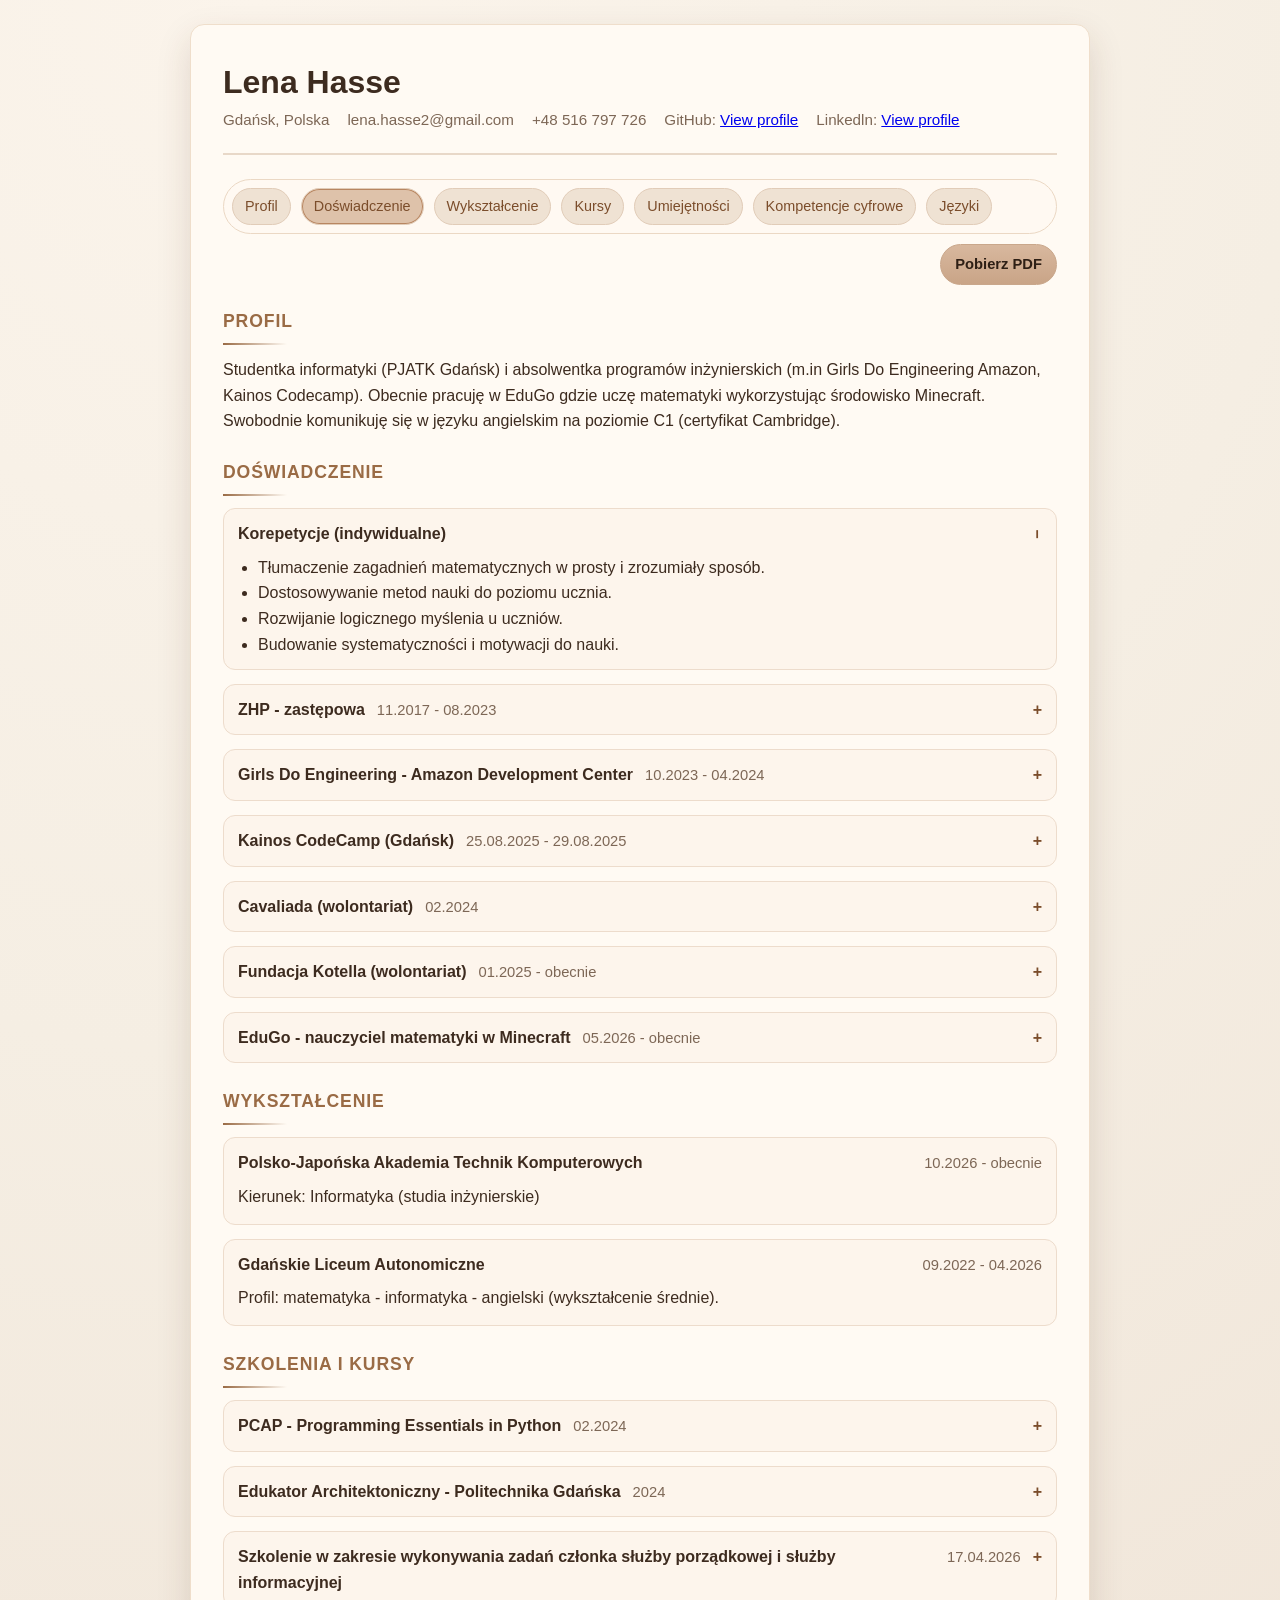
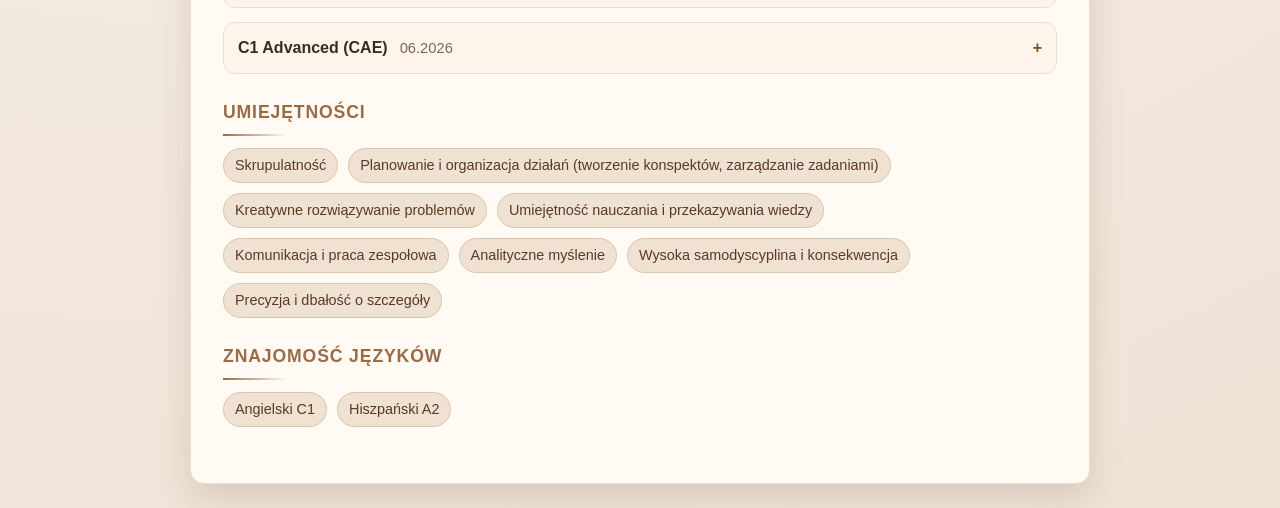
<file: index.html>
<!DOCTYPE html>
<html lang="pl">
<head>
  <meta charset="UTF-8">
  <meta name="viewport" content="width=device-width, initial-scale=1.0">
  <title>Lena Hasse - CV</title>
  <link rel="stylesheet" href="styles.css">
</head>
<body>
  <div class="page">
    <header class="header">
      <h1>Lena Hasse</h1>
      <div class="contact">
        <span>Gdańsk, Polska</span>
        <span>lena.hasse2@gmail.com</span>
        <span>+48 516 797 726</span>
        <span> GitHub:
          <a href="https://github.com/LenaHasse" target="_blank" rel="noopener noreferrer">
            View profile
          </a>
           </span>
        <span> Linkedln:
          <a href="https://www.linkedin.com/in/lena-hasse-8529362a9/" target="_blank" rel="noopener noreferrer">
            View profile
          </a>
      </span>
      </div>
    </header>

    <nav class="quick-nav" aria-label="Szybka nawigacja">
      <a href="#profil">Profil</a>
      <a href="#doswiadczenie">Doświadczenie</a>
      <a href="#wykształcenie">Wykształcenie</a>
      <a href="#kursy">Kursy</a>
      <a href="#umiejętności">Umiejętności</a>
      <a href="#kompetencje-cyfrowe">Kompetencje cyfrowe</a>
      <a href="#języki">Języki</a>
    </nav>
    <div class="top-actions">
      <a class="pdf-button" href="cv-pdf.html" target="_blank" rel="noopener noreferrer">Pobierz PDF</a>
    </div>

    <main>
      <section id="profil">
        <h2>Profil</h2>
        <p>
          Studentka informatyki (PJATK Gdańsk) i absolwentka programów inżynierskich (m.in Girls Do Engineering
          Amazon, Kainos Codecamp). Obecnie pracuję w EduGo gdzie uczę matematyki wykorzystując środowisko Minecraft.
          Swobodnie komunikuję się w języku angielskim na poziomie C1 (certyfikat Cambridge).
      </section>

      <section id="doswiadczenie">
        <h2>Doświadczenie</h2>
        <details class="item" open>
          <summary class="item-header">
            <h3>Korepetycje (indywidualne)</h3>
          </summary>
          <ul>
            <li>Tłumaczenie zagadnień matematycznych w prosty i zrozumiały sposób.</li>
            <li>Dostosowywanie metod nauki do poziomu ucznia.</li>
            <li>Rozwijanie logicznego myślenia u uczniów.</li>
            <li>Budowanie systematyczności i motywacji do nauki.</li>
          </ul>
        </details>

        <details class="item">
          <summary class="item-header">
            <h3>ZHP - zastępowa</h3>
            <span>11.2017 - 08.2023</span>
          </summary>
          <ul>
            <li>Planowanie i prowadzenie zbiórek.</li>
            <li>Pisanie konspektów.</li>
            <li>Zarządzanie grupą i odpowiedzialność za uczestników.</li>
          </ul>
        </details>

        <details class="item">
          <summary class="item-header">
            <h3>Girls Do Engineering - Amazon Development Center</h3>
            <span>10.2023 - 04.2024</span>
          </summary>
          <ul>
            <li>Uczestniczka programu rozwojowego Girls Do Engineering.</li>
            <li>Rozwijanie kompetencji technicznych, pracy projektowej i umiejętności współpracy zespołowej.</li>
            <li>Praca z narzędziem Raspberry Pi oraz poznanie technologii AI (Alexa i Ring) i metody Design Thinking.</li>
          </ul>
        </details>

        <details class="item">
          <summary class="item-header">
            <h3>Kainos CodeCamp (Gdańsk)</h3>
            <span>25.08.2025 - 29.08.2025</span>
          </summary>
          <ul>
            <li>Udział w 5-dniowych warsztatach programowania z podstaw języka Python.</li>
            <li>Rozwijanie kompetencji w obszarze AI, cyberbezpieczeństwa i pracy projektowej.</li>
            <li>Praca zespołowa podczas zadań grupowych oraz sesji networkingowych.</li>
            <li>Udział w sesjach eksperckich dotyczących budowania CV i portfolio.</li>
          </ul>
        </details>

        <details class="item">
          <summary class="item-header">
            <h3>Cavaliada (wolontariat)</h3>
            <span>02.2024</span>
          </summary>
          <p><strong>Rola:</strong> Speaker</p>
          <ul>
            <li>Prowadzenie komunikatów na wydarzeniu w języku polskim i angielskim.</li>
            <li>Praca w dynamicznym środowisku eventowym.</li>
            <li>Współpraca z organizatorami i uczestnikami wydarzenia.</li>
          </ul>
        </details>

        <details class="item">
          <summary class="item-header">
            <h3>Fundacja Kotella (wolontariat)</h3>
            <span>01.2025 - obecnie</span>
          </summary>
          <ul>
            <li>Wsparcie w leczeniu i opiece nad zwierzętami.</li>
            <li>Prowadzenie i współtworzenie treści w mediach społecznościowych.</li>
            <li>Prace organizacyjne i porządkowe.</li>
          </ul>
        </details>

        <details class="item">
          <summary class="item-header">
            <h3>EduGo - nauczyciel matematyki w Minecraft</h3>
            <span>05.2026 - obecnie</span>
          </summary>
          <ul>
            <li>Tworzenie i prowadzenie zajęć matematycznych w środowisku Minecraft.</li>
            <li>Rozwijanie kreatywności i logicznego myślenia u uczniów.</li>
            <li>Indywidualne podejście do uczniów i dostosowywanie materiałów dydaktycznych.</li>
          </ul>
        </details>
      </section>

      <section id="wykształcenie">
        <h2>Wykształcenie</h2>
        <article class="item">
          <div class="item-header">
            <h3>Polsko-Japońska Akademia Technik Komputerowych</h3>
            <span>10.2026 - obecnie</span>
          </div>
          <p>Kierunek: Informatyka (studia inżynierskie)</p>
        </article>

        <article class="item">
          <div class="item-header">
            <h3>Gdańskie Liceum Autonomiczne</h3>
            <span>09.2022 - 04.2026</span>
          </div>
          <p>Profil: matematyka - informatyka - angielski (wykształcenie średnie).</p>
        </article>
      </section>

      <section id="kursy">
        <h2>Szkolenia i kursy</h2>
        <details class="item">
          <summary class="item-header">
            <h3>PCAP - Programming Essentials in Python</h3>
            <span>02.2024</span>
          </summary>
          <p>Podstawy programowania i praktyczne wykorzystanie języka Python.</p>
        </details>
        <details class="item">
          <summary class="item-header">
            <h3>Edukator Architektoniczny - Politechnika Gdańska</h3>
            <span>2024</span>
          </summary>
          <p>Program rozwijający kompetencje projektowe.</p>
        </details>
        <details class="item">
          <summary class="item-header">
            <h3>Szkolenie w zakresie wykonywania zadań członka służby porządkowej i służby informacyjnej</h3>
            <span>17.04.2026</span>
          </summary>
          <p>Akademia Szkolenia Ustawicznego.</p>
        </details>
        <details class="item">
          <summary class="item-header">
            <h3>C1 Advanced (CAE)</h3>
            <span class="date">06.2026</span>
          </summary>
          <p>Certyfikat potwierdzający zaawansowaną znajomość języka angielskiego.</p>        </details>
      </section>

      <section id="umiejętności">
        <h2>Umiejętności</h2>
        <ul class="skills">
          <li>Skrupulatność</li>
          <li>Planowanie i organizacja działań (tworzenie konspektów, zarządzanie zadaniami)</li>
          <li>Kreatywne rozwiązywanie problemów</li>
          <li>Umiejętność nauczania i przekazywania wiedzy</li>
          <li>Komunikacja i praca zespołowa</li>
          <li>Analityczne myślenie</li>
          <li>Wysoka samodyscyplina i konsekwencja</li>
          <li>Precyzja i dbałość o szczegóły</li>
        </ul>
      </section>

      <section id="języki">
        <h2>Znajomość języków</h2>
        <ul class="inline-list">
          <li>Angielski C1</li>
          <li>Hiszpański A2</li>
        </ul>
      </section>
    </main>
  </div>
  <script>
    const sections = document.querySelectorAll("main section");
    const navLinks = document.querySelectorAll(".quick-nav a");
    const detailsList = document.querySelectorAll("details.item");

    sections.forEach((section) => section.classList.add("reveal"));

    const revealObserver = new IntersectionObserver(
      (entries) => {
        entries.forEach((entry) => {
          if (entry.isIntersecting) {
            entry.target.classList.add("in-view");
          }
        });
      },
      { threshold: 0.2 }
    );

    sections.forEach((section) => revealObserver.observe(section));

    const navObserver = new IntersectionObserver(
      (entries) => {
        entries.forEach((entry) => {
          if (!entry.isIntersecting) return;
          navLinks.forEach((link) => link.classList.remove("active"));
          const activeLink = document.querySelector('.quick-nav a[href="#' + entry.target.id + '"]');
          if (activeLink) activeLink.classList.add("active");
        });
      },
      { threshold: 0.45 }
    );

    sections.forEach((section) => navObserver.observe(section));

    detailsList.forEach((details) => {
      const summary = details.querySelector("summary");
      if (!summary) return;

      let content = details.querySelector(".details-content");
      if (!content) {
        content = document.createElement("div");
        content.className = "details-content";
        while (summary.nextSibling) {
          content.appendChild(summary.nextSibling);
        }
        details.appendChild(content);
      }

      const setOpenState = () => {
        if (details.open) {
          content.style.maxHeight = content.scrollHeight + "px";
          content.style.opacity = "1";
        } else {
          content.style.maxHeight = "0px";
          content.style.opacity = "0";
        }
      };

      setOpenState();
      window.addEventListener("resize", setOpenState);

      summary.addEventListener("click", (event) => {
        event.preventDefault();
        const isOpen = details.open;

        if (!isOpen) {
          details.classList.add("opening");
          details.open = true;
          content.style.maxHeight = "0px";
          content.style.opacity = "0";
          requestAnimationFrame(() => {
            content.style.maxHeight = content.scrollHeight + "px";
            content.style.opacity = "1";
          });
          setTimeout(() => details.classList.remove("opening"), 320);
          return;
        }

        details.classList.add("closing");
        content.style.maxHeight = content.scrollHeight + "px";
        content.style.opacity = "1";
        requestAnimationFrame(() => {
          content.style.maxHeight = "0px";
          content.style.opacity = "0";
        });
        setTimeout(() => {
          details.open = false;
          details.classList.remove("closing");
        }, 280);
      });
    });

  </script>
</body>
</html>
</file>
<file: styles.css>
:root {
  --bg: #f5eee3;
  --card: #fffaf3;
  --text: #3d2b1f;
  --muted: #7d6756;
  --accent: #9a6b45;
  --accent-strong: #7b4d2b;
  --line: #e8d8c8;
  --chip-bg: #efe2d3;
  --chip-text: #5a3a24;
  --item-bg: #fdf5ec;
}

* {
  box-sizing: border-box;
}

html {
  scroll-behavior: smooth;
}

body {
  margin: 0;
  font-family: "Segoe UI", "Trebuchet MS", Arial, sans-serif;
  background: radial-gradient(circle at 20% 0%, #fbf4eb 0%, var(--bg) 45%, #efe3d6 100%);
  color: var(--text);
  line-height: 1.6;
  padding: 24px;
}

.page {
  max-width: 900px;
  margin: 0 auto;
  background: var(--card);
  border-radius: 14px;
  box-shadow: 0 14px 34px rgba(78, 49, 29, 0.15);
  padding: 32px;
  border: 1px solid #efdecb;
  animation: pageEnter 0.5s ease-out;
}

.header {
  border-bottom: 2px solid var(--line);
  padding-bottom: 20px;
  margin-bottom: 24px;
}

h1 {
  margin: 0;
  font-size: 2rem;
}

.role {
  margin: 6px 0 14px;
  color: var(--accent);
  font-weight: 600;
}

.contact {
  display: flex;
  flex-wrap: wrap;
  gap: 10px 18px;
  color: var(--muted);
  font-size: 0.95rem;
}

.quick-nav {
  display: flex;
  flex-wrap: wrap;
  gap: 10px;
  margin-bottom: 10px;
  background: rgba(255, 250, 243, 0.85);
  padding: 8px;
  border-radius: 999px;
  border: 1px solid #ebd8c4;
}

.top-actions {
  display: flex;
  justify-content: flex-end;
  margin: 0 0 22px;
}

.pdf-button {
  display: inline-block;
  border: 1px solid #c9a78b;
  background: linear-gradient(180deg, #d8b89e, #c9a487);
  color: #2e1f15;
  text-decoration: none;
  border-radius: 999px;
  padding: 8px 14px;
  font-size: 0.92rem;
  font-weight: 600;
  cursor: pointer;
  transition: transform 0.2s ease, box-shadow 0.2s ease, filter 0.2s ease;
}

.pdf-button:hover,
.pdf-button:focus-visible {
  transform: translateY(-1px);
  box-shadow: 0 4px 10px rgba(88, 58, 38, 0.18);
  filter: brightness(1.03);
}

.quick-nav a {
  text-decoration: none;
  color: var(--accent-strong);
  background: var(--chip-bg);
  border: 1px solid #e1ccb8;
  border-radius: 999px;
  padding: 6px 12px;
  font-size: 0.9rem;
  transition: transform 0.2s ease, background-color 0.2s ease, box-shadow 0.2s ease;
}

.quick-nav a.active {
  background: #dec2aa;
  box-shadow: inset 0 0 0 1px #b88661;
}

.quick-nav a:hover,
.quick-nav a:focus-visible {
  background: #e6d2bf;
  transform: translateY(-1px);
  box-shadow: 0 2px 6px rgba(85, 55, 34, 0.12);
}

section {
  margin-bottom: 24px;
  scroll-margin-top: 20px;
}

h2 {
  font-size: 1.1rem;
  text-transform: uppercase;
  letter-spacing: 0.05em;
  margin: 0 0 12px;
  color: var(--accent);
  position: relative;
}

h2::after {
  content: "";
  display: block;
  width: 64px;
  height: 2px;
  margin-top: 8px;
  background: linear-gradient(90deg, var(--accent), transparent);
}

.item {
  margin-bottom: 14px;
  background: var(--item-bg);
  border: 1px solid #eddccc;
  border-radius: 12px;
  padding: 12px 14px;
  transition: transform 0.25s ease, box-shadow 0.25s ease, border-color 0.25s ease;
}

.item:hover {
  transform: translateY(-2px);
  box-shadow: 0 6px 12px rgba(90, 60, 35, 0.1);
  border-color: #d8b89f;
}

.item-header {
  display: flex;
  justify-content: space-between;
  align-items: baseline;
  gap: 12px;
}

.item-header::-webkit-details-marker {
  display: none;
}

details .item-header {
  cursor: pointer;
  list-style: none;
}

details .item-header::after {
  content: "+";
  margin-left: auto;
  color: var(--accent-strong);
  font-weight: 700;
  transition: transform 0.25s ease;
}

details[open] .item-header::after {
  content: "−";
  transform: rotate(90deg);
}

.details-content {
  overflow: hidden;
  max-height: 0;
  opacity: 0;
  transition: max-height 0.28s ease, opacity 0.22s ease;
}

details.opening .details-content,
details.closing .details-content,
details[open] .details-content {
  opacity: 1;
}

h3 {
  margin: 0;
  font-size: 1rem;
}

.item-header span {
  color: var(--muted);
  font-size: 0.92rem;
  white-space: nowrap;
}

ul {
  margin: 8px 0 0 20px;
  padding: 0;
}

.skills,
.inline-list {
  list-style: none;
  margin: 0;
  display: flex;
  flex-wrap: wrap;
  gap: 10px;
}

.skills li,
.inline-list li {
  background: var(--chip-bg);
  color: var(--chip-text);
  border: 1px solid #dbc4ae;
  border-radius: 999px;
  padding: 5px 11px;
  font-size: 0.9rem;
  transition: transform 0.2s ease, background-color 0.2s ease;
}

.skills li:hover,
.inline-list li:hover {
  transform: translateY(-1px);
  background: #e8d6c3;
}

p {
  margin: 8px 0 2px;
}

/* Scroll-reveal animation state */
section.reveal {
  opacity: 0;
  transform: translateY(12px);
  transition: opacity 0.35s ease, transform 0.35s ease;
}

section.reveal.in-view {
  opacity: 1;
  transform: translateY(0);
}

@keyframes pageEnter {
  from {
    opacity: 0;
    transform: translateY(10px);
  }
  to {
    opacity: 1;
    transform: translateY(0);
  }
}

@media (prefers-reduced-motion: reduce) {
  *,
  *::before,
  *::after {
    animation: none !important;
    transition: none !important;
    scroll-behavior: auto !important;
  }
}

@media (max-width: 700px) {
  body {
    padding: 14px;
  }

  .page {
    padding: 20px;
  }

  .item-header {
    flex-direction: column;
    align-items: flex-start;
    gap: 2px;
  }

  .quick-nav {
    border-radius: 14px;
  }

  .top-actions {
    justify-content: stretch;
  }

  .pdf-button {
    width: 100%;
  }

  details .item-header::after {
    display: none;
  }
}

@media print {
  @page {
    size: A4;
    margin: 12mm;
  }

  body {
    background: #fff;
    padding: 0;
  }

  .page {
    max-width: none;
    border: none;
    box-shadow: none;
    padding: 0;
    animation: none;
  }

  .quick-nav,
  .top-actions {
    display: none;
  }

  .item,
  section {
    break-inside: avoid;
    page-break-inside: avoid;
  }

  .details-content {
    max-height: none !important;
    opacity: 1 !important;
  }

  details summary {
    list-style: none;
  }

  details .item-header::after {
    display: none !important;
  }
}

.entry {
  display: block;
  margin: 20px 0;
  background: var(--item-bg);
  border: 1px solid var(--line);
  border-radius: 12px;
  padding: 12px 14px;
}

.entry-head h3 {
  font-size: 1.1rem;
  font-weight: bold;
  color: var(--text);
}

.entry-head .date {
  font-size: 0.9rem;
  color: var(--muted);
}
</file>
